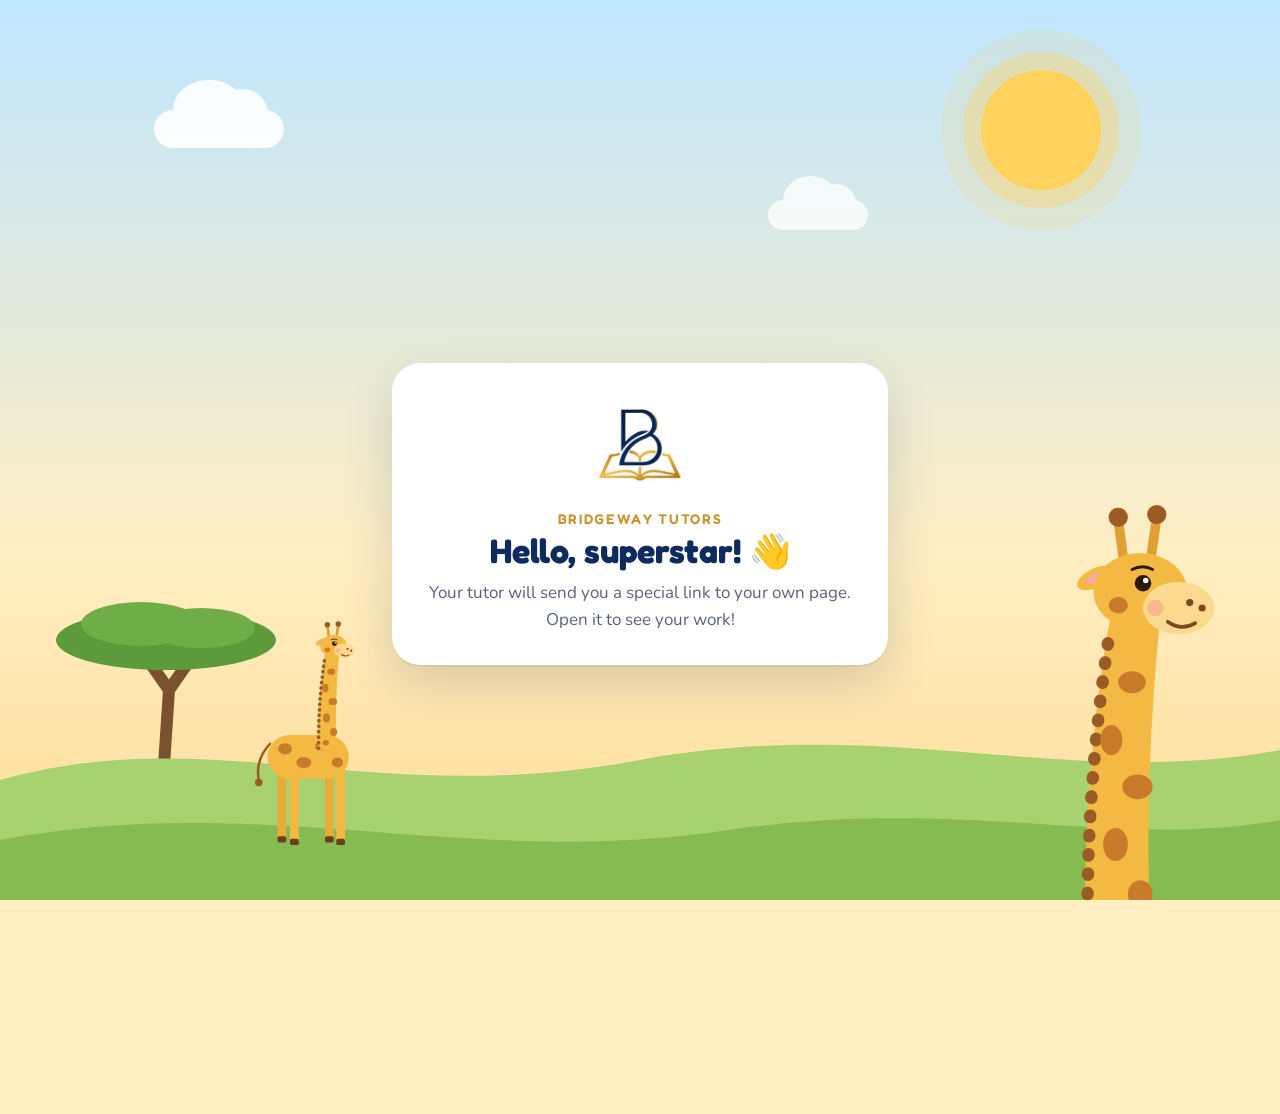
<file: index.html>
<!doctype html>
<html lang="en">
<head>
  <meta charset="utf-8">
  <meta name="viewport" content="width=device-width, initial-scale=1">
  <meta name="robots" content="noindex, nofollow">
  <title>Bridgeway Student Portal</title>
  <link rel="icon" href="logo.jpeg">
  <link rel="preconnect" href="https://fonts.googleapis.com">
  <link rel="preconnect" href="https://fonts.gstatic.com" crossorigin>
  <link rel="stylesheet" href="https://fonts.googleapis.com/css2?family=Fredoka:wght@600;700&family=Nunito:wght@400;600;700&display=swap">
  <link rel="stylesheet" href="assets/savanna.css">
</head>
<body class="savanna welcome-page">
  <div class="scene" aria-hidden="true">
    <div class="scene-sun"></div>
    <div class="scene-cloud c1"></div>
    <div class="scene-cloud c2"></div>
    <div class="scene-tree"></div>
    <div class="scene-hills"></div>
    <div class="scene-baby"></div>
    <div class="scene-giraffe"></div>
  </div>
  <main class="welcome">
    <img class="logo" src="logo.jpeg" alt="Bridgeway Tutors logo" width="92" height="92">
    <p class="eyebrow">Bridgeway Tutors</p>
    <h1>Hello, superstar! <span class="wave" aria-hidden="true">👋</span></h1>
    <p>Your tutor will send you a special link to your own page. Open it to see your work!</p>
  </main>
</body>
</html>
</file>
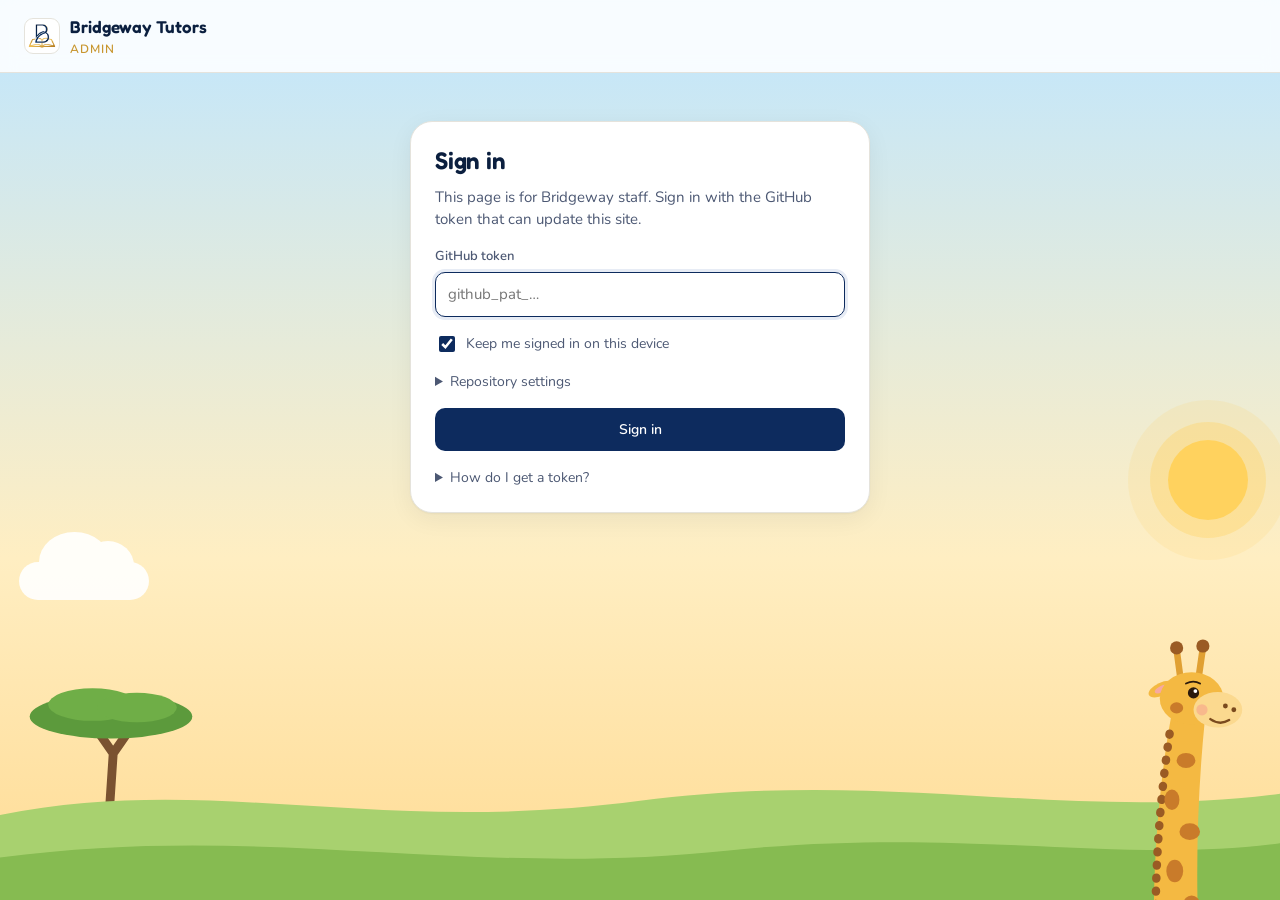
<file: admin/index.html>
<!doctype html>
<html lang="en">
<head>
  <meta charset="utf-8">
  <meta name="viewport" content="width=device-width, initial-scale=1">
  <meta name="robots" content="noindex, nofollow">
  <meta name="referrer" content="no-referrer">
  <title>Bridgeway Admin</title>
  <link rel="icon" href="../logo.jpeg">
  <link rel="preconnect" href="https://fonts.googleapis.com">
  <link rel="preconnect" href="https://fonts.gstatic.com" crossorigin>
  <link rel="stylesheet" href="https://fonts.googleapis.com/css2?family=Fredoka:wght@600;700&family=Nunito:wght@400;600;700&display=swap">
  <link rel="stylesheet" href="../assets/savanna.css">
  <link rel="stylesheet" href="admin.css">
</head>
<body class="savanna">
  <div class="scene scene-compact" aria-hidden="true">
    <div class="scene-sun"></div>
    <div class="scene-cloud c1"></div>
    <div class="scene-cloud c2"></div>
    <div class="scene-tree"></div>
    <div class="scene-hills"></div>
    <div class="scene-giraffe"></div>
  </div>
  <header class="topbar">
    <div class="brand">
      <img class="brand-mark" src="../logo.jpeg" alt="" width="36" height="36">
      <div><span class="brand-name">Bridgeway Tutors</span><span class="brand-sub">Admin</span></div>
    </div>
    <div class="topbar-session" id="topbar-session" hidden>
      <a class="repo-label" id="repo-label" target="_blank" rel="noopener"></a>
      <button class="btn btn-ghost btn-sm" id="signout" type="button">Sign out</button>
    </div>
  </header>

  <!-- Sign in -->
  <main id="view-login" class="login" hidden>
    <form id="login-form" class="card login-card" novalidate>
      <h1>Sign in</h1>
      <p class="lead">This page is for Bridgeway staff. Sign in with the GitHub token that can update this site.</p>

      <label class="field">
        <span>GitHub token</span>
        <input id="login-token" type="password" autocomplete="off" spellcheck="false" placeholder="github_pat_…">
      </label>

      <label class="check">
        <input id="login-remember" type="checkbox" checked>
        <span>Keep me signed in on this device</span>
      </label>

      <details class="repo-settings">
        <summary>Repository settings</summary>
        <div class="grid-3">
          <label class="field"><span>Owner</span><input id="login-owner" type="text" spellcheck="false"></label>
          <label class="field"><span>Repository</span><input id="login-repo" type="text" spellcheck="false"></label>
          <label class="field"><span>Branch</span><input id="login-branch" type="text" spellcheck="false" placeholder="default branch"></label>
        </div>
      </details>

      <p class="form-error" id="login-error" role="alert" hidden></p>
      <button class="btn btn-primary btn-block" id="login-submit" type="submit">Sign in</button>

      <details class="help">
        <summary>How do I get a token?</summary>
        <ol>
          <li>Open <a id="token-link" target="_blank" rel="noopener">GitHub → Fine-grained tokens → Generate new token</a>.</li>
          <li>Repository access: <strong>Only select repositories</strong> → choose this site’s repository.</li>
          <li>Permissions → Repository permissions → <strong>Contents: Read and write</strong>.</li>
          <li>Generate, copy the token and paste it above.</li>
        </ol>
      </details>
    </form>
  </main>

  <!-- App -->
  <main id="view-app" class="app" hidden>
    <section class="card add-card" aria-labelledby="add-title">
      <h2 id="add-title">Add a student page</h2>
      <form id="add-form" novalidate>
        <label class="field">
          <span>Student name</span>
          <input id="student-name" type="text" maxlength="80" autocomplete="off" placeholder="e.g. Aisha Khan">
        </label>

        <label class="dropzone" id="dropzone">
          <input id="file-input" type="file" accept=".html,.htm,text/html">
          <svg class="ico ico-lg" viewBox="0 0 24 24" aria-hidden="true" fill="none" stroke="currentColor" stroke-width="1.6" stroke-linecap="round" stroke-linejoin="round"><path d="M14 3H7a2 2 0 0 0-2 2v14a2 2 0 0 0 2 2h10a2 2 0 0 0 2-2V8z"/><path d="M14 3v5h5M12 18v-6M9.5 14.5 12 12l2.5 2.5"/></svg>
          <span id="file-label"><strong>Choose an HTML file</strong><span>or drag it here</span></span>
        </label>
        <button class="link-btn" id="preview-btn" type="button" hidden>Preview this file</button>

        <p class="form-error" id="add-error" role="alert" hidden></p>
        <button class="btn btn-primary btn-block" id="add-submit" type="submit">
          <svg class="ico" viewBox="0 0 24 24" aria-hidden="true" fill="none" stroke="currentColor" stroke-width="1.8" stroke-linecap="round" stroke-linejoin="round"><path d="M12 16V4M7 9l5-5 5 5M5 20h14"/></svg>
          Publish page
        </button>
      </form>
      <div class="result" id="add-result" hidden></div>
      <p class="hint add-hint">Each page gets its own private link. Students only see their own page.</p>
    </section>

    <section class="card list-card" aria-labelledby="list-title">
      <div class="list-head">
        <div>
          <h2 id="list-title">Student pages</h2>
          <p class="hint" id="count"></p>
        </div>
        <div class="list-tools">
          <button class="btn btn-ghost btn-sm" id="results-btn" type="button">
            <svg class="ico" viewBox="0 0 24 24" aria-hidden="true" fill="none" stroke="currentColor" stroke-width="1.8" stroke-linecap="round" stroke-linejoin="round"><path d="M4 20V11M10 20V5M16 20v-6M21 20H3"/></svg>
            <span id="results-btn-label">Turn on results</span>
          </button>
          <label class="search">
            <svg class="ico" viewBox="0 0 24 24" aria-hidden="true" fill="none" stroke="currentColor" stroke-width="1.8" stroke-linecap="round"><circle cx="11" cy="11" r="7"/><path d="M20 20l-4-4"/></svg>
            <input id="search" type="search" placeholder="Search students" aria-label="Search students">
          </label>
          <button class="icon-btn" id="refresh" type="button" aria-label="Refresh list" title="Refresh list">
            <svg class="ico" viewBox="0 0 24 24" aria-hidden="true" fill="none" stroke="currentColor" stroke-width="1.8" stroke-linecap="round" stroke-linejoin="round"><path d="M20 11a8 8 0 1 0-2.3 5.7M20 4v7h-7"/></svg>
          </button>
        </div>
      </div>
      <div id="student-list" class="list" aria-live="polite"></div>
    </section>
  </main>

  <dialog id="modal" class="modal"></dialog>
  <div id="toasts" class="toasts" aria-live="polite"></div>

  <script src="admin.js"></script>
</body>
</html>
</file>
<file: assets/savanna.css>
/* Bridgeway "Savanna" theme — shared by the landing page, 404 page and admin.
   Pages add class="savanna" to <body> and include the .scene markup. */

.savanna {
  --sky-top: #bfe6ff;
  --sky-mid: #ffeec2;
  --sky-low: #ffdb93;
  --sun: #ffd25e;
  --sun-glow: rgba(255, 210, 94, .35);
  --sun-glow-2: rgba(255, 210, 94, .15);
  --cloud: #ffffff;
  --scene-filter: none;
  --giraffe-filter: none;
  background: linear-gradient(var(--sky-top) 0%, var(--sky-mid) 62%, var(--sky-low) 100%) fixed;
  background-color: var(--sky-mid);
}

.scene { position: fixed; inset: 0; z-index: 0; pointer-events: none; overflow: hidden; }
.scene > div { position: absolute; background-repeat: no-repeat; background-position: center; background-size: contain; }

.scene-sun { top: 70px; right: 14%; width: 120px; height: 120px; border-radius: 50%; background: var(--sun);
  box-shadow: 0 0 0 18px var(--sun-glow), 0 0 0 40px var(--sun-glow-2); }

.scene-cloud { background: var(--cloud) !important; border-radius: 999px; opacity: .9; }
.scene-cloud::before, .scene-cloud::after { content: ""; position: absolute; background: var(--cloud); border-radius: 50%; }
.scene-cloud::before { width: 55%; height: 160%; left: 15%; bottom: 20%; }
.scene-cloud::after { width: 40%; height: 130%; right: 12%; bottom: 25%; }
.scene-cloud.c1 { top: 110px; left: 12%; width: 130px; height: 38px; animation: drift 40s linear infinite alternate; }
.scene-cloud.c2 { top: 200px; left: 60%; width: 100px; height: 30px; opacity: .75; animation: drift 55s linear infinite alternate-reverse; }

.scene-hills { left: 0; right: 0; bottom: 0; height: 240px; background-image: url("hills.svg"); background-size: 100% 100% !important; filter: var(--scene-filter); }
.scene-tree { left: 4%; bottom: 120px; width: 230px; height: 200px; background-image: url("tree.svg"); filter: var(--scene-filter); }
.scene-baby { left: 18%; bottom: 40px; width: 150px; height: 250px; background-image: url("giraffe-full.svg"); filter: var(--giraffe-filter); }
.scene-giraffe { right: 3%; bottom: -60px; width: 220px; height: 495px; background-image: url("giraffe.svg"); filter: var(--giraffe-filter);
  transform-origin: bottom center; animation: sway 5s ease-in-out infinite; }

/* Quieter version for the admin console */
.scene-compact .scene-hills { height: 170px; }
.scene-compact .scene-tree { width: 170px; height: 148px; bottom: 80px; left: 2%; }
.scene-compact .scene-giraffe { width: 150px; height: 338px; right: 1.5%; bottom: -50px; }
/* keep sky details in the low, open part of the screen so they don't poke out from behind cards */
.scene-compact .scene-sun { width: 80px; height: 80px; top: auto; bottom: 380px; right: 2.5%; }
.scene-compact .scene-cloud.c1 { top: auto; bottom: 300px; left: 1.5%; }
.scene-compact .scene-cloud.c2 { display: none; }

@keyframes sway { 0%, 100% { transform: rotate(0); } 50% { transform: rotate(-2.5deg); } }
@keyframes drift { from { transform: translateX(0); } to { transform: translateX(60px); } }

@media (max-width: 860px) {
  .scene-baby { display: none; }
  .scene-tree { width: 150px; height: 130px; left: -20px; bottom: 110px; }
  .scene-giraffe { width: 150px; height: 338px; right: -20px; }
  .scene-compact .scene-giraffe, .scene-compact .scene-tree { display: none; }
}
@media (prefers-reduced-motion: reduce) {
  .scene-giraffe, .scene-cloud { animation: none !important; }
}

/* ---------- Welcome card (landing + 404) ---------- */
.welcome-page { margin: 0; min-height: 100vh; display: grid; grid-template-columns: minmax(0, 1fr); place-items: center; padding: 64px 16px 150px;
  font: 17px/1.55 Nunito, "Segoe UI", system-ui, -apple-system, sans-serif; color: #0d2b5e; }
.welcome { position: relative; z-index: 1; width: 100%; max-width: 440px; text-align: center; background: #fff; border-radius: 28px;
  padding: 36px 28px 32px; box-shadow: 0 2px 0 rgba(13, 43, 94, .06), 0 18px 48px rgba(13, 43, 94, .16); }
.welcome .logo { width: 92px; height: 92px; object-fit: contain; }
.welcome .eyebrow { margin: 10px 0 2px; font: 600 14px/1.4 Fredoka, Nunito, sans-serif; letter-spacing: .12em; text-transform: uppercase; color: #c8962f; }
.welcome h1 { margin: 0 0 10px; font: 700 34px/1.15 Fredoka, Nunito, sans-serif; color: #0d2b5e; }
.welcome p { margin: 0; color: #5a6378; }
.welcome p + p { margin-top: 10px; }
.welcome .wave { display: inline-block; animation: wave 2.4s ease-in-out infinite; transform-origin: 70% 80%; }
@keyframes wave { 0%, 60%, 100% { transform: rotate(0); } 10%, 30% { transform: rotate(14deg); } 20%, 40% { transform: rotate(-8deg); } }
@media (max-width: 560px) { .welcome h1 { font-size: 28px; } }
@media (prefers-reduced-motion: reduce) { .welcome .wave { animation: none; } }
</file>
<file: admin/admin.css>
:root {
  --bg: #f6f5f1;
  --surface: #ffffff;
  --surface-2: #f9f8f5;
  --ink: #0b1f3f;
  --ink-2: #4c5873;
  --ink-3: #7a8499;
  --line: #e5e3dc;
  --line-2: #d6d3ca;
  --primary: #0d2b5e;
  --primary-ink: #ffffff;
  --primary-soft: #e7ecf5;
  --primary-hover: #081d42;
  --accent: #c8962f;
  --danger: #b42318;
  --danger-soft: #fdecea;
  --ok: #1b7f4b;
  --ok-soft: #e5f4ec;
  --warn: #9a5b00;
  --warn-soft: #fdf1dc;
  --shadow: 0 1px 2px rgba(16, 32, 40, .05), 0 6px 24px rgba(16, 32, 40, .06);
  --radius: 22px;
  --font: Nunito, "Segoe UI", system-ui, -apple-system, "Helvetica Neue", Arial, sans-serif;
  color-scheme: light;
}

*, *::before, *::after { box-sizing: border-box; }
html { -webkit-text-size-adjust: 100%; }
body { margin: 0; background: var(--bg); color: var(--ink); font: 15px/1.5 var(--font); min-height: 100vh; }
[hidden] { display: none !important; }
h1, h2, h3 { margin: 0; line-height: 1.25; letter-spacing: -.01em; }
h1, h2, .brand-name, .modal-head h2 { font-family: Fredoka, var(--font); font-weight: 600; }
a { color: var(--primary); }
button, input { font: inherit; color: inherit; }
.is-busy { cursor: progress; }

/* icons */
.ico { width: 18px; height: 18px; flex: none; }
.ico-lg { width: 30px; height: 30px; }

/* top bar */
.topbar { display: flex; align-items: center; justify-content: space-between; gap: 16px; padding: 14px 24px; border-bottom: 1px solid var(--line); background: color-mix(in srgb, var(--surface) 88%, transparent); backdrop-filter: blur(8px); position: sticky; top: 0; z-index: 10; }
.brand { display: flex; align-items: center; gap: 10px; }
.brand-mark { width: 36px; height: 36px; object-fit: contain; border-radius: 9px; background: #fff; padding: 2px; border: 1px solid var(--line); }
.brand-name { display: block; font-size: 17px; }
.brand-sub { display: block; font-size: 12px; color: var(--accent); font-weight: 600; text-transform: uppercase; letter-spacing: .08em; }
.topbar-session { display: flex; align-items: center; gap: 10px; min-width: 0; }
.repo-label { font-size: 13px; color: var(--ink-2); text-decoration: none; padding: 4px 10px; border: 1px solid var(--line); border-radius: 999px; white-space: nowrap; overflow: hidden; text-overflow: ellipsis; max-width: 40vw; }
.repo-label:hover { border-color: var(--line-2); color: var(--ink); }

/* cards & layout */
.card { position: relative; z-index: 1; background: var(--surface); border: 1px solid var(--line); border-radius: var(--radius); box-shadow: var(--shadow); padding: 24px; }
.app { position: relative; z-index: 1; display: grid; grid-template-columns: minmax(300px, 380px) minmax(0, 1fr); gap: 24px; max-width: 1180px; margin: 0 auto; padding: 28px 24px 64px; align-items: start; }
.add-card { position: sticky; top: 88px; }
.add-card h2, .list-card h2 { font-size: 18px; }
.add-card form { display: grid; gap: 14px; margin-top: 18px; }
.add-hint { margin: 16px 0 0; }

/* login */
.login { position: relative; z-index: 1; display: grid; place-items: center; padding: 48px 16px 200px; }
.login-card { width: 100%; max-width: 460px; display: grid; gap: 16px; }
.login-card h1 { font-size: 24px; }
.lead { margin: -6px 0 0; color: var(--ink-2); }
.grid-3 { display: grid; grid-template-columns: repeat(3, minmax(0, 1fr)); gap: 10px; margin-top: 12px; }
.repo-settings summary, .help summary { cursor: pointer; color: var(--ink-2); font-size: 14px; }
.help ol { margin: 10px 0 0; padding-left: 20px; color: var(--ink-2); font-size: 14px; display: grid; gap: 6px; }

/* form fields */
.field { display: grid; gap: 6px; }
.field > span { font-size: 13px; font-weight: 600; color: var(--ink-2); }
.field input, .search input {
  width: 100%; padding: 10px 12px; border: 1px solid var(--line-2); border-radius: 10px; background: var(--surface); outline: none;
  transition: border-color .15s, box-shadow .15s;
}
.field input:focus, .search input:focus { border-color: var(--primary); box-shadow: 0 0 0 3px var(--primary-soft); }
.check { display: flex; align-items: center; gap: 8px; font-size: 14px; color: var(--ink-2); cursor: pointer; }
.check input { width: 16px; height: 16px; accent-color: var(--primary); }
.hint { margin: 0; font-size: 13px; color: var(--ink-3); }
.form-error, .modal-error { margin: 0; padding: 10px 12px; border-radius: 10px; background: var(--danger-soft); color: var(--danger); font-size: 14px; }

/* dropzone */
.dropzone { position: relative; display: flex; align-items: center; gap: 14px; padding: 18px; border: 1.5px dashed var(--line-2); border-radius: 12px; background: var(--surface-2); color: var(--ink-3); cursor: pointer; transition: border-color .15s, background .15s; }
.dropzone input { position: absolute; inset: 0; opacity: 0; cursor: pointer; }
.dropzone:hover, .dropzone.drag { border-color: var(--primary); background: var(--primary-soft); }
.dropzone:focus-within { border-color: var(--primary); box-shadow: 0 0 0 3px var(--primary-soft); }
.dropzone.has-file { border-style: solid; border-color: var(--primary); color: var(--primary); }
#file-label { display: grid; min-width: 0; }
#file-label strong { color: var(--ink); font-weight: 600; overflow: hidden; text-overflow: ellipsis; white-space: nowrap; }
#file-label span { font-size: 13px; }
.link-btn { justify-self: start; margin-top: -6px; padding: 0; border: 0; background: none; color: var(--primary); font-size: 14px; cursor: pointer; text-decoration: underline; text-underline-offset: 3px; }

/* buttons */
.btn { display: inline-flex; align-items: center; justify-content: center; gap: 8px; padding: 10px 16px; border-radius: 10px; border: 1px solid transparent; font-weight: 600; font-size: 14px; cursor: pointer; white-space: nowrap; transition: background .15s, border-color .15s, color .15s; }
.btn:disabled { opacity: .65; cursor: progress; }
.btn-sm { padding: 6px 11px; font-size: 13px; }
.btn-sm .ico { width: 16px; height: 16px; }
.btn-block { width: 100%; }
.btn-primary { background: var(--primary); color: var(--primary-ink); }
.btn-primary:hover:not(:disabled) { background: var(--primary-hover); }
.btn-soft { background: var(--primary-soft); color: var(--primary); }
.btn-soft:hover { border-color: var(--primary); }
.btn-ghost { background: transparent; border-color: var(--line-2); color: var(--ink); }
.btn-ghost:hover { background: var(--surface-2); }
.btn-danger { background: var(--danger); color: #fff; }
.icon-btn { display: inline-grid; place-items: center; width: 34px; height: 34px; border-radius: 9px; border: 1px solid var(--line-2); background: var(--surface); color: var(--ink-2); cursor: pointer; }
.icon-btn:hover { color: var(--ink); background: var(--surface-2); }
:focus-visible { outline: 2px solid var(--primary); outline-offset: 2px; }

/* list */
.list-head { display: flex; align-items: flex-end; justify-content: space-between; gap: 16px; flex-wrap: wrap; padding-bottom: 16px; border-bottom: 1px solid var(--line); }
.list-head .hint { margin-top: 2px; }
.list-tools { display: flex; gap: 8px; align-items: center; }
.search { position: relative; display: block; }
.search .ico { position: absolute; left: 11px; top: 50%; transform: translateY(-50%); color: var(--ink-3); width: 16px; height: 16px; }
.search input { padding: 7px 12px 7px 34px; width: 220px; }
.list { display: grid; }
.row { display: flex; align-items: center; justify-content: space-between; gap: 16px; padding: 16px 0; border-bottom: 1px solid var(--line); }
.row:last-child { border-bottom: 0; padding-bottom: 0; }
.row-main { min-width: 0; display: grid; gap: 2px; }
.row-title { display: flex; align-items: center; gap: 8px; flex-wrap: wrap; }
.row-title h3 { font-size: 16px; font-weight: 600; }
.row-link { font-size: 13px; color: var(--primary); text-decoration: none; overflow: hidden; text-overflow: ellipsis; white-space: nowrap; font-family: ui-monospace, "Cascadia Mono", Consolas, monospace; }
.row-link:hover { text-decoration: underline; }
.row-meta { margin: 0; font-size: 12.5px; color: var(--ink-3); overflow: hidden; text-overflow: ellipsis; white-space: nowrap; }
.row-actions { display: flex; align-items: center; gap: 8px; flex: none; }

.badge { display: inline-flex; align-items: center; gap: 6px; font-size: 12px; font-weight: 600; padding: 2px 8px; border-radius: 999px; }
.badge-pending { background: var(--primary-soft); color: var(--primary); }
.badge-live { background: var(--ok-soft); color: var(--ok); }
.badge-warn { background: var(--warn-soft); color: var(--warn); }

.empty { display: flex; align-items: center; justify-content: center; gap: 10px; flex-wrap: wrap; text-align: center; padding: 48px 16px; color: var(--ink-3); }
.empty strong { color: var(--ink-2); }
.empty-error { color: var(--danger); }

/* menu */
.menu { position: relative; }
.menu-pop { position: absolute; right: 0; top: calc(100% + 6px); z-index: 20; min-width: 210px; padding: 6px; background: var(--surface); border: 1px solid var(--line); border-radius: 12px; box-shadow: 0 12px 32px rgba(16, 32, 40, .16); display: grid; }
.menu-pop button { display: flex; align-items: center; gap: 10px; width: 100%; padding: 8px 10px; border: 0; border-radius: 8px; background: none; text-align: left; font-size: 14px; cursor: pointer; color: var(--ink); }
.menu-pop button .ico { width: 16px; height: 16px; color: var(--ink-3); }
.menu-pop button:hover, .menu-pop button:focus-visible { background: var(--surface-2); outline: none; }
.menu-pop button.danger, .menu-pop button.danger .ico { color: var(--danger); }
.menu-pop hr { border: 0; border-top: 1px solid var(--line); margin: 6px 4px; }

/* result box */
.result { margin-top: 18px; padding: 16px; border-radius: 12px; background: var(--ok-soft); display: grid; gap: 10px; }
.result-title { margin: 0; font-weight: 600; color: var(--ok); }
.result-link { display: flex; gap: 8px; }
.result-link input { flex: 1; min-width: 0; padding: 7px 10px; border: 1px solid var(--line-2); border-radius: 8px; background: var(--surface); font: 13px ui-monospace, "Cascadia Mono", Consolas, monospace; }

/* modal */
.modal { padding: 0; border: 0; border-radius: 16px; background: var(--surface); color: var(--ink); width: min(480px, calc(100vw - 32px)); box-shadow: 0 24px 64px rgba(0, 0, 0, .25); }
.modal-wide { width: min(980px, calc(100vw - 32px)); }
.modal::backdrop { background: rgba(10, 20, 25, .5); }
.modal-inner { display: grid; gap: 14px; padding: 20px 22px 22px; margin: 0; }
.modal-head { display: flex; align-items: center; justify-content: space-between; gap: 12px; }
.modal-head h2 { font-size: 18px; overflow: hidden; text-overflow: ellipsis; white-space: nowrap; }
.modal-body { display: grid; gap: 12px; }
.modal-body p { margin: 0; color: var(--ink-2); }
.modal-body .hint { word-break: break-all; }
.modal-foot { display: flex; justify-content: flex-end; gap: 10px; }
.preview-frame { width: 100%; height: min(65vh, 640px); border: 1px solid var(--line); border-radius: 10px; background: #fff; }

/* toasts */
.toasts { position: fixed; bottom: 20px; left: 50%; transform: translateX(-50%); display: grid; gap: 8px; z-index: 100; width: max-content; max-width: calc(100vw - 32px); }
.toast { padding: 10px 16px; border-radius: 10px; background: var(--ink); color: var(--bg); font-size: 14px; box-shadow: var(--shadow); animation: toast-in .2s ease-out; transition: opacity .3s, transform .3s; }
.toast-error { background: var(--danger); color: #fff; }
.toast.out { opacity: 0; transform: translateY(6px); }
@keyframes toast-in { from { opacity: 0; transform: translateY(6px); } }

/* spinner */
.spinner { width: 16px; height: 16px; border: 2px solid currentColor; border-right-color: transparent; border-radius: 50%; display: inline-block; animation: spin .7s linear infinite; flex: none; }
.spinner-xs { width: 10px; height: 10px; border-width: 1.5px; }
@keyframes spin { to { transform: rotate(360deg); } }
@media (prefers-reduced-motion: reduce) { .spinner { animation-duration: 2s; } .toast { animation: none; } }

/* responsive */
@media (max-width: 860px) {
  .app { grid-template-columns: 1fr; padding: 16px 16px 48px; gap: 16px; }
  .add-card { position: static; }
  .card { padding: 18px; }
  .topbar { padding: 12px 16px; }
  .repo-label { display: none; }
}
@media (max-width: 560px) {
  .grid-3 { grid-template-columns: 1fr; }
  .list-tools, .search, .search input { width: 100%; }
  .search { flex: 1; }
  .row { flex-direction: column; align-items: stretch; gap: 10px; }
  .row-actions .btn span { display: inline; }
  .row-actions .btn { flex: 1; }
  .login { padding: 24px 16px; }
}

/* ---------- results ---------- */
.btn-attn { border-color: var(--accent); color: var(--ink); background: #fff6e3; }
.btn-attn:hover { background: #ffefcc; }
.row-results { margin: 4px 0 0; display: flex; align-items: center; gap: 8px; flex-wrap: wrap; font-size: 13px; color: var(--ink-2); }
.row-results.muted { color: var(--ink-3); font-style: italic; }
.score { display: inline-flex; align-items: center; padding: 1px 9px; border-radius: 999px; font-weight: 700; font-size: 12.5px; white-space: nowrap; }
.score-good { background: var(--ok-soft); color: var(--ok); }
.score-ok { background: var(--warn-soft); color: var(--warn); }
.score-low { background: var(--danger-soft); color: var(--danger); }
.score-plain { background: var(--primary-soft); color: var(--primary); }

.results { display: grid; gap: 10px; max-height: min(70vh, 720px); overflow: auto; padding-right: 4px; }
.res-stats { display: grid; grid-template-columns: repeat(3, minmax(0, 1fr)); gap: 10px; }
.res-stats > div { background: var(--surface-2); border: 1px solid var(--line); border-radius: 14px; padding: 12px 14px; display: grid; }
.res-stats strong { font: 600 22px/1.2 Fredoka, var(--font); color: var(--ink); }
.res-stats span { font-size: 13px; color: var(--ink-3); }
.res-focus { margin: 0; padding: 10px 14px; border-radius: 12px; background: var(--warn-soft); color: var(--warn); font-size: 14px; }
.res-focus b { color: var(--ink); }
.attempt { border: 1px solid var(--line); border-radius: 14px; background: var(--surface); }
.attempt summary { display: flex; align-items: center; gap: 10px; padding: 12px 14px; cursor: pointer; list-style: none; }
.attempt summary::-webkit-details-marker { display: none; }
.attempt summary::after { content: "▸"; margin-left: auto; color: var(--ink-3); transition: transform .15s; }
.attempt[open] summary::after { transform: rotate(90deg); }
.attempt-game { font-weight: 700; color: var(--ink); min-width: 0; overflow: hidden; text-overflow: ellipsis; white-space: nowrap; }
.attempt-when { font-size: 13px; color: var(--ink-3); white-space: nowrap; }
.attempt-body { padding: 0 14px 14px; display: grid; gap: 8px; }
.attempt-sub { margin: 0; font-size: 13px; font-weight: 700; color: var(--danger); text-transform: uppercase; letter-spacing: .04em; }
.attempt-sub.all-right { color: var(--ok); text-transform: none; letter-spacing: 0; font-size: 14px; }
.wrong-list { margin: 0; padding: 0; list-style: none; display: grid; gap: 6px; }
.wrong-list li { display: flex; flex-wrap: wrap; gap: 4px 12px; align-items: baseline; padding: 8px 12px; border-radius: 10px; background: var(--surface-2); font-size: 14px; }
.wl-q { flex: 1 1 100%; color: var(--ink); }
.wl-chose { color: var(--danger); font-size: 13px; }
.wl-ans { color: var(--ok); font-size: 13px; }

.setup .steps { margin: 0; padding-left: 20px; display: grid; gap: 10px; color: var(--ink-2); }
.setup .steps b { color: var(--ink); }
.code-box { position: relative; margin-top: 8px; }
.code-box pre { margin: 0; max-height: 180px; overflow: auto; padding: 12px 14px; border-radius: 12px; background: #0f1d36; color: #e6edf7; font: 12px/1.5 ui-monospace, "Cascadia Mono", Consolas, monospace; white-space: pre; }
.code-box .btn { position: absolute; top: 8px; right: 8px; }

@media (max-width: 560px) {
  .res-stats { grid-template-columns: 1fr; }
  .list-tools { flex-wrap: wrap; }
  #results-btn { width: 100%; }
  .attempt summary { flex-wrap: wrap; }
}
.wl-note { color: var(--ink-2); font-size: 13px; }
/* long code lines must scroll inside their box, not widen the dialog */
.modal-inner, .modal-body { grid-template-columns: minmax(0, 1fr); }
.code-box, .setup .steps li { min-width: 0; }
</file>
